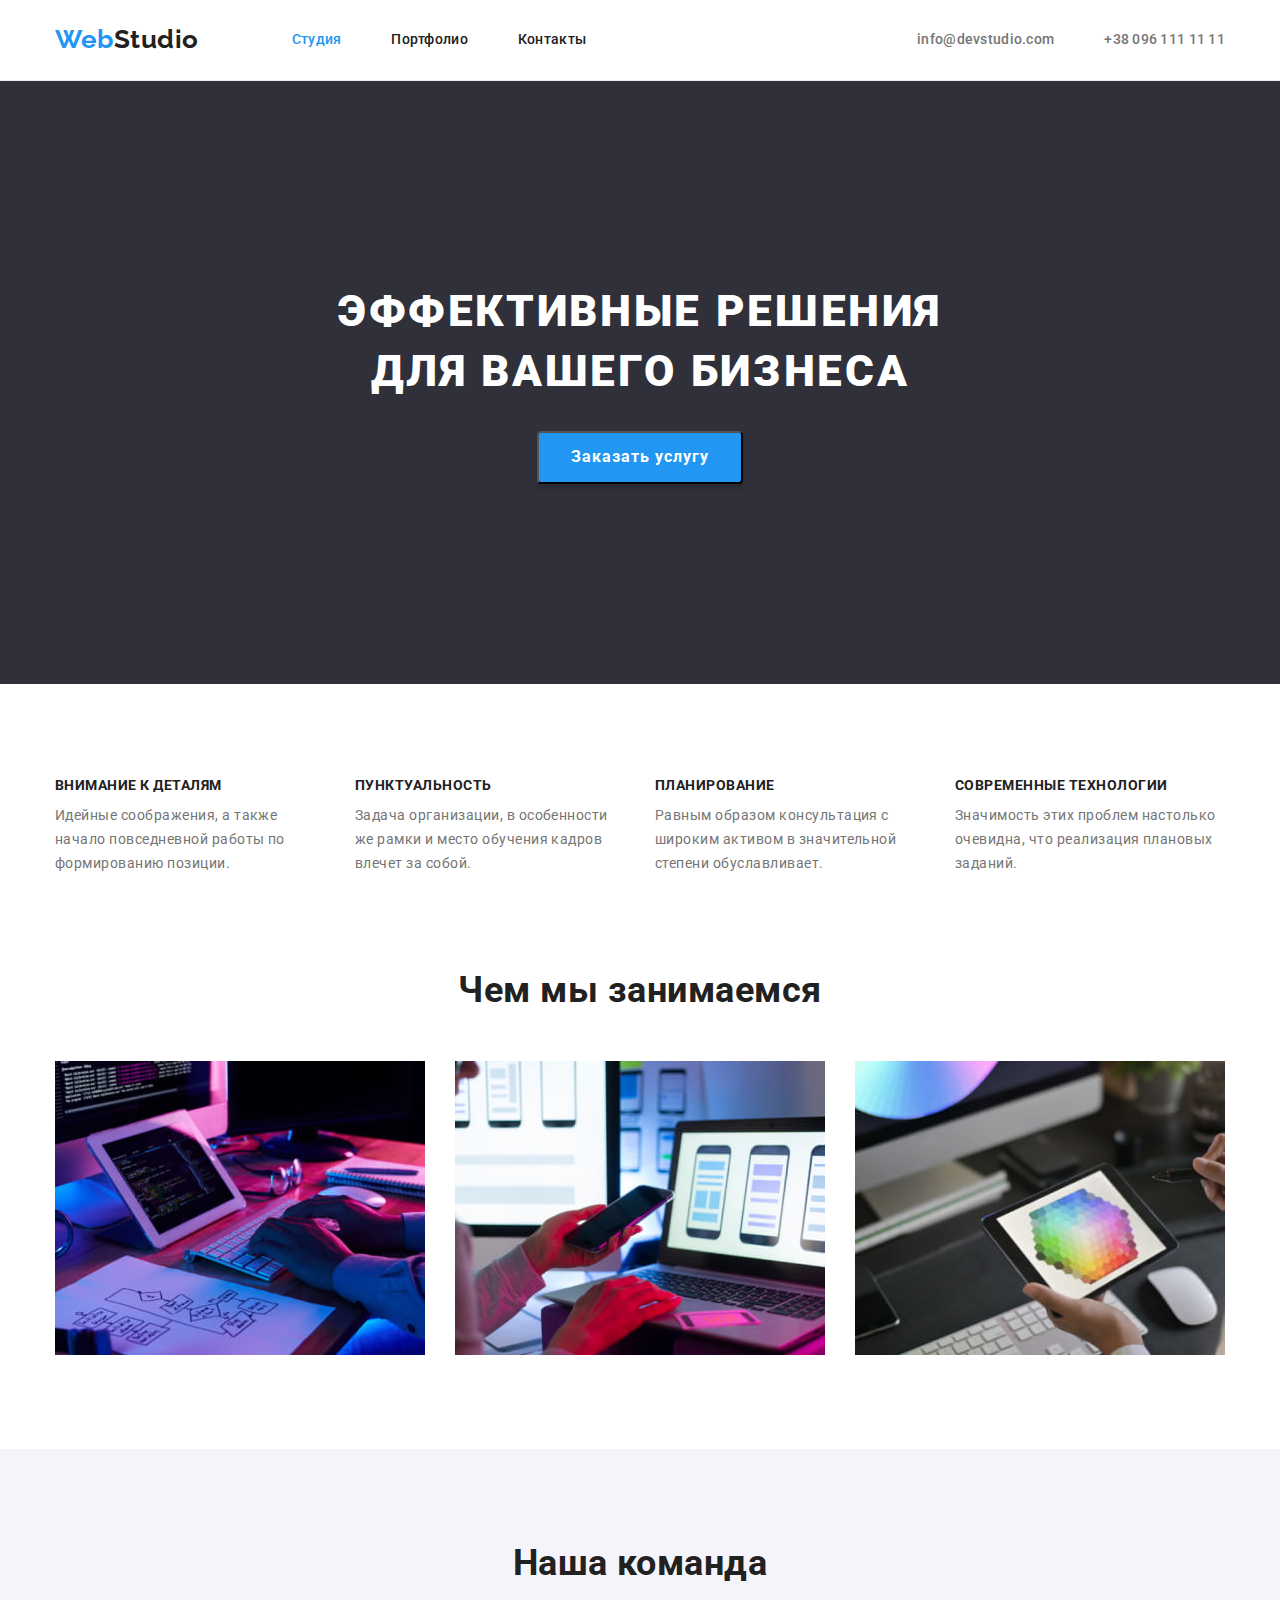
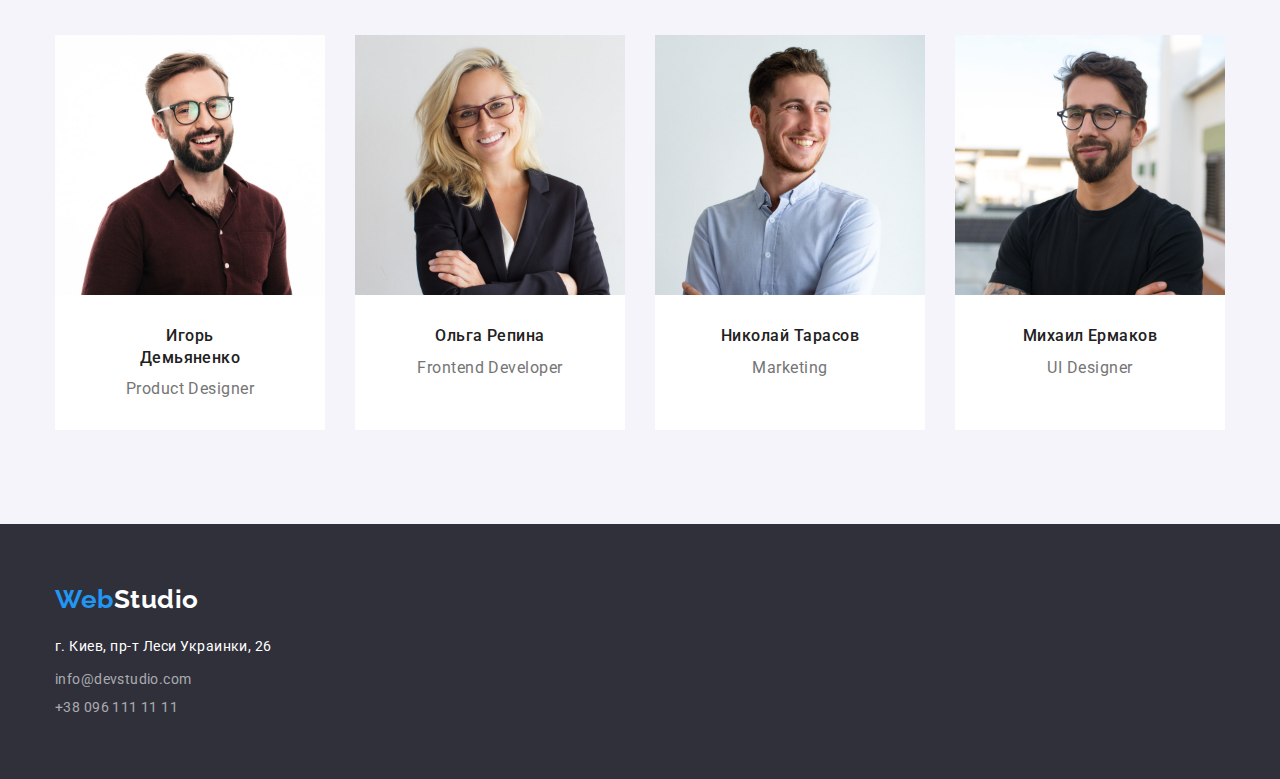
<file: index.html>
<!DOCTYPE html>
<html lang="ru">
<head>
    <meta charset="UTF-8">
    <meta http-equiv="X-UA-Compatible" content="IE=edge">
    <meta name="viewport" content="width=device-width, initial-scale=1.0">
    <title>Web Studio</title>
    <!--нормалізатор -->
    <link
        rel="stylesheet"
        href="https://cdnjs.cloudflare.com/ajax/libs/modern-normalize/1.0.0/modern-normalize.min.css"
    />
    <!--Стилі-->
    <link rel="preconnect" href="https://fonts.gstatic.com">
    <link href="https://fonts.googleapis.com/css2?family=Raleway:wght@700&family=Roboto:wght@400;500;700;900&display=swap"
        rel="stylesheet">
    <link rel="stylesheet" href="./css/styles.css">
</head>
<body>
    <!-- Шапка сторінки (верхня лінія) -->
    <header class="header">
        <div class="container main-nav">
            <nav class="main-nav">
                <!--Логотип-->
                <a href="./index.html" class="logo link"><span class="logo-web">Web</span>Studio</a>

                <!--Навигацыя--> 
                <ul class="menu list zeroing">
                    <li class="menu-item"><a href="./index.html" class="link current">Студия</a></li>
                    <li class="menu-item"><a href="./portfolio.html" class="link">Портфолио</a></li>
                    <li class="menu-item"><a href="" class="link">Контакты</a></li>
                </ul>
            </nav>

            <!--Номер телефона и электронная почта-->
            <ul class="contact list zeroing">
                <li class="contact-item"><a href="mailto:info@devstudio.com" class="link">info@devstudio.com</a></li>
                <li class="contact-item"><a href="tel:+380961111111" class="link">+38 096 111 11 11</a></li>
            </ul>     
        </div>
    </header>
    
    <!-- Унікальний контент сторінки -->
    <main>

        <!--Шапка-->
        <section class="hero">
            <div class="container">
                <h1 class="hero-title zeroing">Эффективные решения для вашего бизнеса</h1>
                <button type="button" class="button">Заказать услугу</button>
            </div>
        </section>

        <!--Особливість-->
        <section class="section">
            <div class="container">
                <ul class="items-feature list zeroing">
                    <li class="list-feature">
                        <h2 class="section-title zeroing">Внимание к деталям</h2>
                        <p class="section-text zeroing">Идейные соображения, а также начало повседневной работы по формированию позиции.</p>
                    </li>

                    <li class="list-feature">
                        <h2 class="section-title zeroing">Пунктуальность</h2>
                        <p class="section-text zeroing">Задача организации, в особенности же рамки и место обучения кадров влечет за собой.</p>
                    </li>

                    <li class="list-feature">
                        <h2 class="section-title zeroing">Планирование</h2>
                        <p class="section-text zeroing">Равным образом консультация с широким активом в значительной степени обуславливает.</p>
                    </li>

                    <li class="list-feature">
                        <h2 class="section-title zeroing">Современные технологии</h2>
                        <p class="section-text zeroing">Значимость этих проблем настолько очевидна, что реализация плановых заданий.</p>
                    </li>
                </ul>
            </div>
        </section>

        <!--Чим ми займаемося-->
        <section class="section">
            <div class="container not">
                <h2 class="section-title zeroing">Чем мы занимаемся</h2>

                <ul class="items-hobbies list zeroing">
                    <li class="list-hobbies">
                        <img class="img" src="./images/box1.jpg" alt="дизайн" width="370"/> 
                    </li>

                    <li class="list-hobbies">
                        <img class="img" src="./images/box2.jpg" alt="прототип" width="370"/>
                    </li>

                    <li class="list-hobbies">
                        <img class="img" src="./images/box3.jpg" alt="верстка" width="370"/>
                    </li>
                </ul>
                </div>
        </section>

        <!--Наша команда-->
        <section class="section team">
            <div class="container">
                <h2 class="section-title zeroing">Наша команда</h2>
                
                <ul class="items-team list zeroing">
                    <li class="list-team">
                        <img class="img" src="./images/img.jpg" alt="Игорь Демьяненко" width="270" />
                        <div class="text-card">
                            <h3 class="section-subtitle zeroing">Игорь Демьяненко</h3>
                            <p class="section-text zeroing">Product Designer</p>
                        </div>
                    </li>
                
                    <li class="list-team">
                        <img class="img" src="./images/img1.jpg" alt="Ольга Репина" width="270" />
                        <div class="text-card">
                            <h3 class="section-subtitle zeroing">Ольга Репина</h3>
                            <p class="section-text zeroing">Frontend Developer</p>
                        </div>
                    </li>
                
                    <li class="list-team">
                        <img class="img" src="./images/img2.jpg" alt="Николай Тарасов" width="270" />
                        <div class="text-card">
                            <h3 class="section-subtitle zeroing">Николай Тарасов</h3>
                            <p class="section-text zeroing">Marketing</p>
                        </div>
                    </li>

                    <li class="list-team">
                        <img class="img" src="./images/img3.jpg" alt="Михаил Ермаков" width="270" />
                        <div class="text-card">
                            <h3 class="section-subtitle zeroing">Михаил Ермаков</h3>
                            <p class="section-text zeroing">UI Designer</p>
                        </div>
                    </li>
                </ul>
            </div>
        </section>
        
    </main>
    
    <!-- Підвал сторінки -->
    <footer class="footer">
        <div class="container">
            <!--Логотип-->
            <a href="./index.html" class="logo link"><span class="logo-web">Web</span>Studio</a>

            <!--Адрес, номер телефона и электронная почта-->
            <address class="adress">
                <p class="text-adress zeroing">г. Киев, пр-т Леси Украинки, 26</p>
                <ul class="contact-footer list zeroing">
                    <li class="item-contact-footer"><a href="mailto:info@devstudio.com" class="link">info@devstudio.com</a></li>
                    <li class="item-contact-footer"><a href="tel:+380961111111" class="link">+38 096 111 11 11</a></li>
                </ul>
            </address>
        </div>
    </footer>
</body>
</html>
</file>
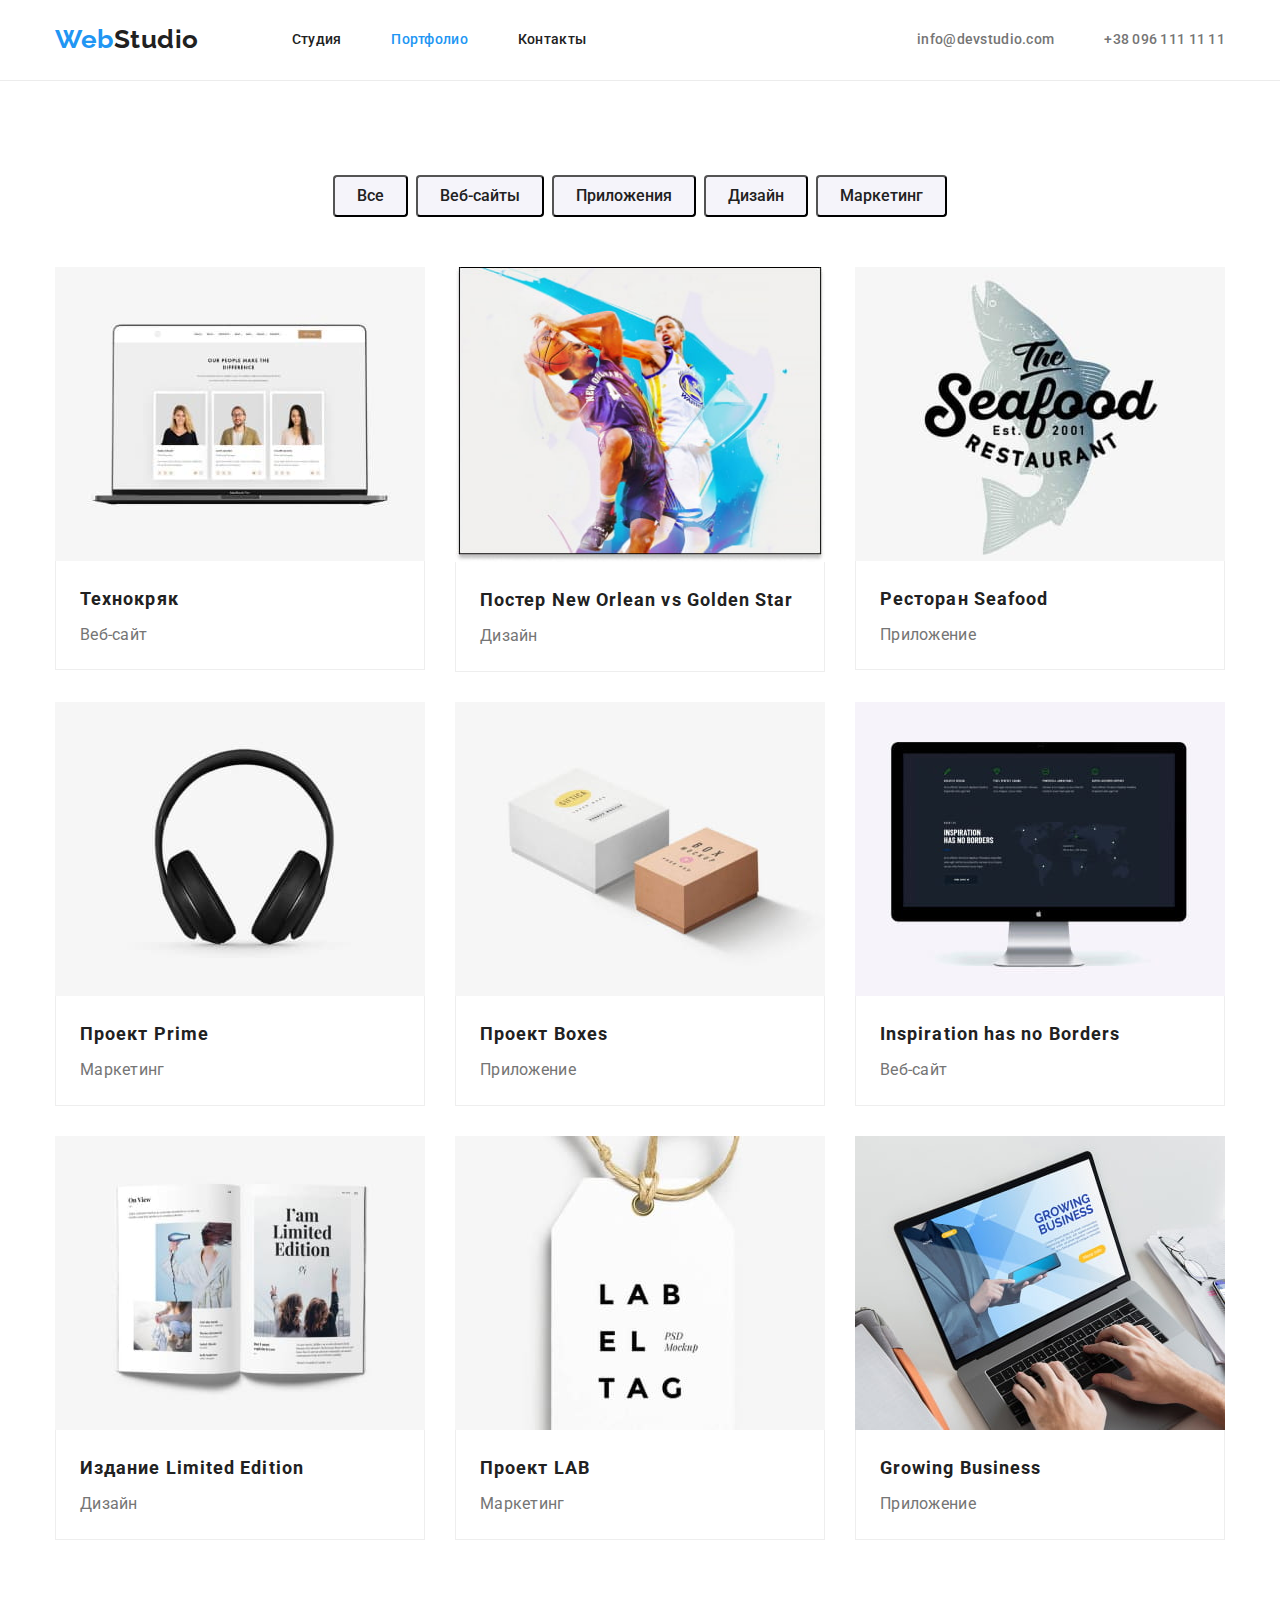
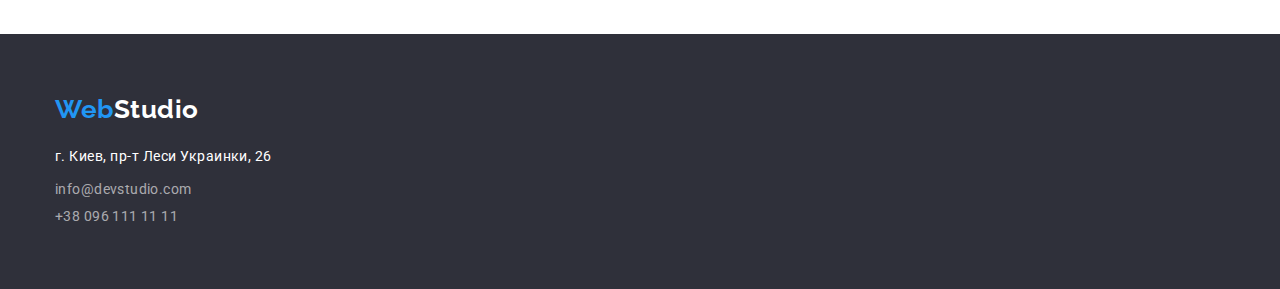
<file: portfolio.html>
<!DOCTYPE html>
<html lang="en">
<head>
    <meta charset="UTF-8">
    <meta http-equiv="X-UA-Compatible" content="IE=edge">
    <meta name="viewport" content="width=device-width, initial-scale=1.0">
    <title>Web Studio</title>
    <!--нормалізатор -->
    <link rel="stylesheet" href="https://cdnjs.cloudflare.com/ajax/libs/modern-normalize/1.0.0/modern-normalize.min.css" />
    <!--Стилі-->
    <link rel="preconnect" href="https://fonts.gstatic.com">
    <link href="https://fonts.googleapis.com/css2?family=Raleway:wght@700&family=Roboto:wght@400;500;700;900&display=swap"
        rel="stylesheet">
    <link rel="stylesheet" href="./css/styles.css">
</head>
<body>
    <!-- Шапка сторінки (верхня лінія) -->
    <header class="header">
        <div class="container main-nav">
            <nav class="main-nav">
                <!--Логотип-->
                <a href="./index.html" class="logo link"><span class="logo-web">Web</span>Studio</a>
    
                <!--Навигацыя-->
                <ul class="menu list zeroing">
                    <li class="menu-item"><a href="./index.html" class="link">Студия</a></li>
                    <li class="menu-item"><a href="./portfolio.html" class="link current">Портфолио</a></li>
                    <li class="menu-item"><a href="" class="link">Контакты</a></li>
                </ul>
            </nav>
    
            <!--Номер телефона и электронная почта-->
            <ul class="contact list zeroing">
                <li class="contact-item"><a href="mailto:info@devstudio.com" class="link">info@devstudio.com</a></li>
                <li class="contact-item"><a href="tel:+380961111111" class="link">+38 096 111 11 11</a></li>
            </ul>
        </div>
    </header>

    <main class="main">
        <section class="section-portfolio">
            <div class="container">
                <!--Портфоліо-->
                <h1 class="section-title zeroing">Портфоліо</h1>

                <!--Кнопки фильтра-->
                <ul class="filters list zeroing">
                    <li class="item-filters"><button type="button" class="filters-button">Все</button></li>
                    <li class="item-filters"><button type="button" class="filters-button">Веб-сайты</button></li>
                    <li class="item-filters"><button type="button" class="filters-button">Приложения</button></li>
                    <li class="item-filters"><button type="button" class="filters-button">Дизайн</button></li>
                    <li class="item-filters"><button type="button" class="filters-button">Маркетинг</button></li>
                </ul>
            

                <!--Поект-->
                <ul class="items-project list zeroing">
                    <li class="item">
                        <a href="" class="link">
                            <div class="image">
                                <img class="img" src="./images/images/img-1.jpg" alt="Технокряк" width="370" />
                            </div>
                            <div class="text-image">
                                <h2 class="section-title zeroing">Технокряк</h2>
                                <p class="section-text zeroing">Веб-сайт</p>
                            </div>
                        </a>
                    </li>

                    <li class="item">
                        <a href="" class="link">
                            <div class="image">
                                <img class="img" src="./images/images/img-2.jpg" alt="Постер New Orlean vs Golden Star" width="370" />
                            </div>
                            <div class="text-image">
                                <h2 class="section-title zeroing">Постер New Orlean vs Golden Star</h2>
                                <p class="section-text zeroing">Дизайн</p>
                            </div>
                        </a>
                    </li>

                    <li class="item">
                        <a href="" class="link">
                            <div class="image">
                                <img class="img" src="./images/images/img-3.jpg" alt="Логотип ресторана Seafood" width="370" />
                            </div>
                            <div class="text-image">
                                <h2 class="section-title zeroing">Ресторан Seafood</h2>
                                <p class="section-text zeroing">Приложение</p>
                            </div>
                        </a>
                    </li>

                    <li class="item">
                        <a href="" class="link">
                            <div class="image">
                                <img class="img" src="./images/images/img-4.jpg" alt="Проект Prime" width="370" />
                            </div>
                            <div class="text-image">
                                <h2 class="section-title zeroing">Проект Prime</h2>
                                <p class="section-text zeroing">Маркетинг</p>
                            </div>
                        </a>
                    </li>

                    <li class="item">
                        <a href="" class="link">
                            <div class="image">
                                <img class="img" src="./images/images/img-5.jpg" alt="Проект Boxes" width="370" />
                            </div>
                            <div class="text-image">
                                <h2 class="section-title zeroing">Проект Boxes</h2>
                                <p class="section-text zeroing">Приложение</p>
                            </div>
                        </a>
                    </li>

                    <li class="item">
                        <a href="" class="link">
                            <div class="image">
                                <img class="img" src="./images/images/img-6.jpg" alt="Inspiration has no Borders" width="370" />
                            </div>
                            <div class="text-image">
                                <h2 class="section-title zeroing">Inspiration has no Borders</h2>
                                <p class="section-text zeroing">Веб-сайт</p>
                            </div>
                        </a>
                    </li>

                    <li class="item">
                        <a href="" class="link">
                            <div class="image">
                                <img class="img" src="./images/images/img-7.jpg" alt="Издание Limited Edition" width="370" />
                            </div>
                            <div class="text-image">
                                <h2 class="section-title zeroing">Издание Limited Edition</h2>
                                <p class="section-text zeroing">Дизайн</p>
                            </div>
                        </a>
                    </li>

                    <li class="item">
                        <a href="" class="link">
                            <div class="image">
                                <img class="img" src="./images/images/img-8.jpg" alt="Проект LAB" width="370" />
                            </div>
                            <div class="text-image">
                                <h2 class="section-title zeroing">Проект LAB</h2>
                                <p class="section-text zeroing">Маркетинг</p>
                            </div>
                        </a>
                    </li>

                    <li class="item">
                        <a href="" class="link">
                            <div class="image">
                                <img class="img" src="./images/images/img-9.jpg" alt="Growing Business" width="370" />
                            </div>
                            <div class="text-image">
                                <h2 class="section-title zeroing">Growing Business</h2>
                                <p class="section-text zeroing">Приложение</p>
                            </div>
                        </a>
                    </li>
                </ul>
            </div>
        </section>
    </main>

    <!-- Підвал сторінки -->
    <footer class="footer">
        <div class="container">
            <!--Логотип-->
            <a href="./index.html" class="logo link"><span class="logo-web">Web</span>Studio</a>
    
            <!--Адрес, номер телефона и электронная почта-->
            <address class="adress">
                <p class="text-adress zeroing">г. Киев, пр-т Леси Украинки, 26</p>
                <ul class="contact-footer list zeroing">
                    <li class="item-contact-footer"><a href="mailto:info@devstudio.com" class="link">info@devstudio.com</a>
                    </li>
                    <li class="item-contact-footer"><a href="tel:+380961111111" class="link">+38 096 111 11 11</a></li>
                </ul>
            </address>
        </div>
    </footer>
</body>
</html>
</file>
<file: css/styles.css>
/*Палитра
цвет теекста заголовка - #FFFFFF;
цвет теекста подзаголовков - #212121;
цвет теекста - #757575;
текст силки при наведении - #2196F3;
текст в подвале - #FFFFFF; rgba(255, 255, 255, 0.6);
акцент -  #2196F3;
*/

:root {
  --body-color: #ffffff;
  --text-color: #757575;
  --title-color: #212121;
  --hover-color: #2196f3;
  --section-color: #f5f4fa;
  --dark-bg-color: #2f303a;
  --dark-bg-text-color: #ffffff;
  --button-color: #2196f3;
  --dark-dg-filters-color: #f5f4fa;
}
/* Главная */
body {
  background: var(--body-color);
  color: var(--text-color);
  font-family: Roboto, sans-serif;
  letter-spacing: 0.03em;
}
.zeroing {
  margin-top: 0;
  margin-bottom: 0;
}
.list {
  list-style: none;
  padding-left: 0;
}
.container {
  width: 1200px;
  margin-left: auto;
  margin-right: auto;
  padding: 0 15px 0 15px;
}
/*---------------------------------------------------------------------------------------------------*/
/*Шапка сторінки (верхня лінія)*/
.header {
  border-bottom: 1px solid #ececec;
}
.main-nav {
  display: flex;
  align-items: center;
}
/*Логотип*/
.logo.link {
  color: var(--title-color);
  font-family: Raleway, sans-serif;
  font-weight: 700;
  font-size: 26px;
  line-height: 1.2;
}
.logo-web {
  color: var(--hover-color);
}
/*Навигацыя*/
.link {
  color: var(--text-color);
  font-weight: 500;
  font-size: 14px;
  line-height: 1.14;
  letter-spacing: 0.02em;
  text-decoration: none;
}

.menu {
  display: flex;
  margin-left: 93px;
}
.menu .menu-item:not(:last-child) {
  margin-right: 50px;
}
.menu.list .link {
  display: block;
  padding-top: 32px;
  padding-bottom: 32px;

  --text-color: #212121;
}
.menu .link.current {
  color: var(--hover-color);
}
.link:active,
.link:hover,
.link:focus {
  color: var(--hover-color);
}
/*Номер телефона и электронная почта*/
.contact {
  display: flex;
  margin-left: auto;
}
.contact.list .link {
  display: block;
  padding-top: 32px;
  padding-bottom: 32px;
}
.contact .contact-item:not(:last-child) {
  margin-right: 50px;
}
/*---------------------------------------------------------------------------------------------------*/
/*Унікальний контент сторінки*/
.section .container {
  padding-top: 94px;
  padding-bottom: 94px;
}
.container.not {
  padding-top: 0;
}
.section-title {
  color: var(--title-color);
  font-weight: 700;
  font-size: 36px;
  line-height: 1.16;
  margin-bottom: 10px;
}
.container > .section-title {
  text-align: center;
  margin-bottom: 50px;
}
.section-text {
  color: var(--text-color);
  font-weight: 400;
}
.img {
  display: block;
}

/*Шапка*/
.hero .container {
  padding-top: 200px;
  padding-bottom: 200px;
}
.hero {
  background: var(--dark-bg-color);
}
.hero-title {
  max-width: 696px;
  margin-left: auto;
  margin-right: auto;

  color: var(--dark-bg-text-color);
  font-weight: 900;
  font-size: 44px;
  line-height: 1.37;
  letter-spacing: 0.06em;
  text-align: center;
  text-transform: uppercase;
  margin-bottom: 30px;
}
.button {
  padding: 10px 32px;
  margin-left: auto;
  margin-right: auto;

  background: var(--button-color);
  box-shadow: 0px 4px 4px rgba(0, 0, 0, 0.15);
  border-radius: 4px;
  color: var(--dark-bg-text-color);
  font-family: inherit;
  font-weight: 700;
  font-size: 16px;
  line-height: 1.8;
  display: flex;
  align-items: center;
  text-align: center;
  letter-spacing: 0.06em;
  cursor: pointer;
}
.button:active,
.button:hover,
.button:focus {
  --button-color: #ffffff;
  color: var(--hover-color);
}

/*Особливість*/
.items-feature {
  display: flex;
  flex-wrap: wrap;
}
.list-feature {
  flex-basis: calc((100% - 30px * 3) / 4);
}
.items-feature .list-feature:not(:last-child) {
  margin-right: 30px;
}
.items-feature .section-title {
  font-size: 14px;
  line-height: 1.14;
  text-transform: uppercase;
}
.items-feature .section-text {
  font-size: 14px;
  line-height: 1.7;
}

/*Чим ми займаемося*/
.items-hobbies {
  display: flex;
  flex-wrap: wrap;
}
.list-hobbies {
  flex-basis: calc((100% - 30px * 2) / 3);
}
.items-hobbies .list-hobbies:not(:last-child) {
  margin-right: 30px;
}

/*Наша команда*/
.section.team {
  background: var(--section-color);
}
.items-team {
  display: flex;
  flex-wrap: wrap;
}
.list-team {
  flex-basis: calc((100% - 30px * 3) / 4);

  background: var(--dark-bg-text-color);
}
.items-team .list-team:not(:last-child) {
  margin-right: 30px;
}
.list-team .text-card {
  padding: 30px 59px;
  border-radius: 0px 0px 4px 4px;
}
.section-subtitle {
  margin-bottom: 10px;

  color: var(--title-color);
  font-weight: 500;
  font-size: 16px;
  line-height: 1.35;
  text-align: center;
}
.items-team .section-text {
  font-size: 16px;
  line-height: 1.35;
  text-align: center;
}

/*---------------------------------------------------------------------------------------------------*/
/*Підвал сторінки*/
.footer {
  background: var(--dark-bg-color);
  font-weight: 400;
  font-size: 14px;
  line-height: 1.7;
}
.footer .container {
  padding-top: 60px;
  padding-bottom: 60px;
}
/*Логотип*/
.footer .logo {
  display: inline-block;
  margin-bottom: 20px;
  margin-right: 0;

  color: var(--dark-bg-text-color);
}
/*Адрес, номер телефона и электронная почта*/
.adress {
  color: var(--dark-bg-text-color);
  font-style: normal;
}
.text-adress {
  display: inline-block;
  margin-bottom: 9px;
}
.contact-footer .link {
  --text-color: rgba(255, 255, 255, 0.6);
  font-weight: 400;
  letter-spacing: 0.03em;
}
.contact-footer .item-contact-footer:not(:last-child) {
  margin-bottom: 4px;
}

/*---------------------------------------------------------------------------------------------------*/
/* страница портфолио */
.section-portfolio .container {
  padding-top: 94px;
  padding-bottom: 94px;
}
.section-portfolio .section-title {
  margin-bottom: 0;
  font-size: 0;
}

/* кнопки фильтра */
.filters {
  display: flex;
  justify-content: center;
  margin-bottom: 50px;
}
.filters .item-filters:not(:last-child) {
  margin-right: 8px;
}
.filters-button {
  padding: 6px 22px;

  background: var(--dark-dg-filters-color);
  border-radius: 4px;
  color: var(--title-color);
  font-family: inherit;
  font-weight: 500;
  font-size: 16px;
  line-height: 1.6;
  text-align: center;
  cursor: pointer;
}
.filters-button:active,
.filters-button:hover,
.filters-button:focus {
  background: var(--button-color);
  color: var(--dark-bg-text-color);
}
/*Проэкт*/
.items-project {
  display: flex;
  flex-wrap: wrap;
  /* простой вариант (но без фона)*/
  margin-left: -30px;
  margin-top: -30px;
  /*==================*/
}
.item {
  flex-basis: calc((100% - 30px * 3) / 3);
  /*простой вариант (но без фона)*/
  margin-left: 30px;
  margin-top: 30px;
  /*==================*/
}
/* вариант сетки с применением вычислений
.items-project .item:not(:nth-last-child(-n + 3)) {
  margin-bottom: 30px;
}
.items-project .item:not(:nth-child(3n)) {
  margin-right: 30px;
}
*/
.text-image {
  padding: 20px 24px;
  border-right: 1px solid #eeeeee;
  border-bottom: 1px solid #eeeeee;
  border-left: 1px solid #eeeeee;
}
.items-project .section-title {
  font-size: 18px;
  line-height: 2;
  letter-spacing: 0.06em;
  margin-bottom: 4px;
}
.items-project .section-text {
  font-size: 16px;
  line-height: 1.8;
}
</file>
